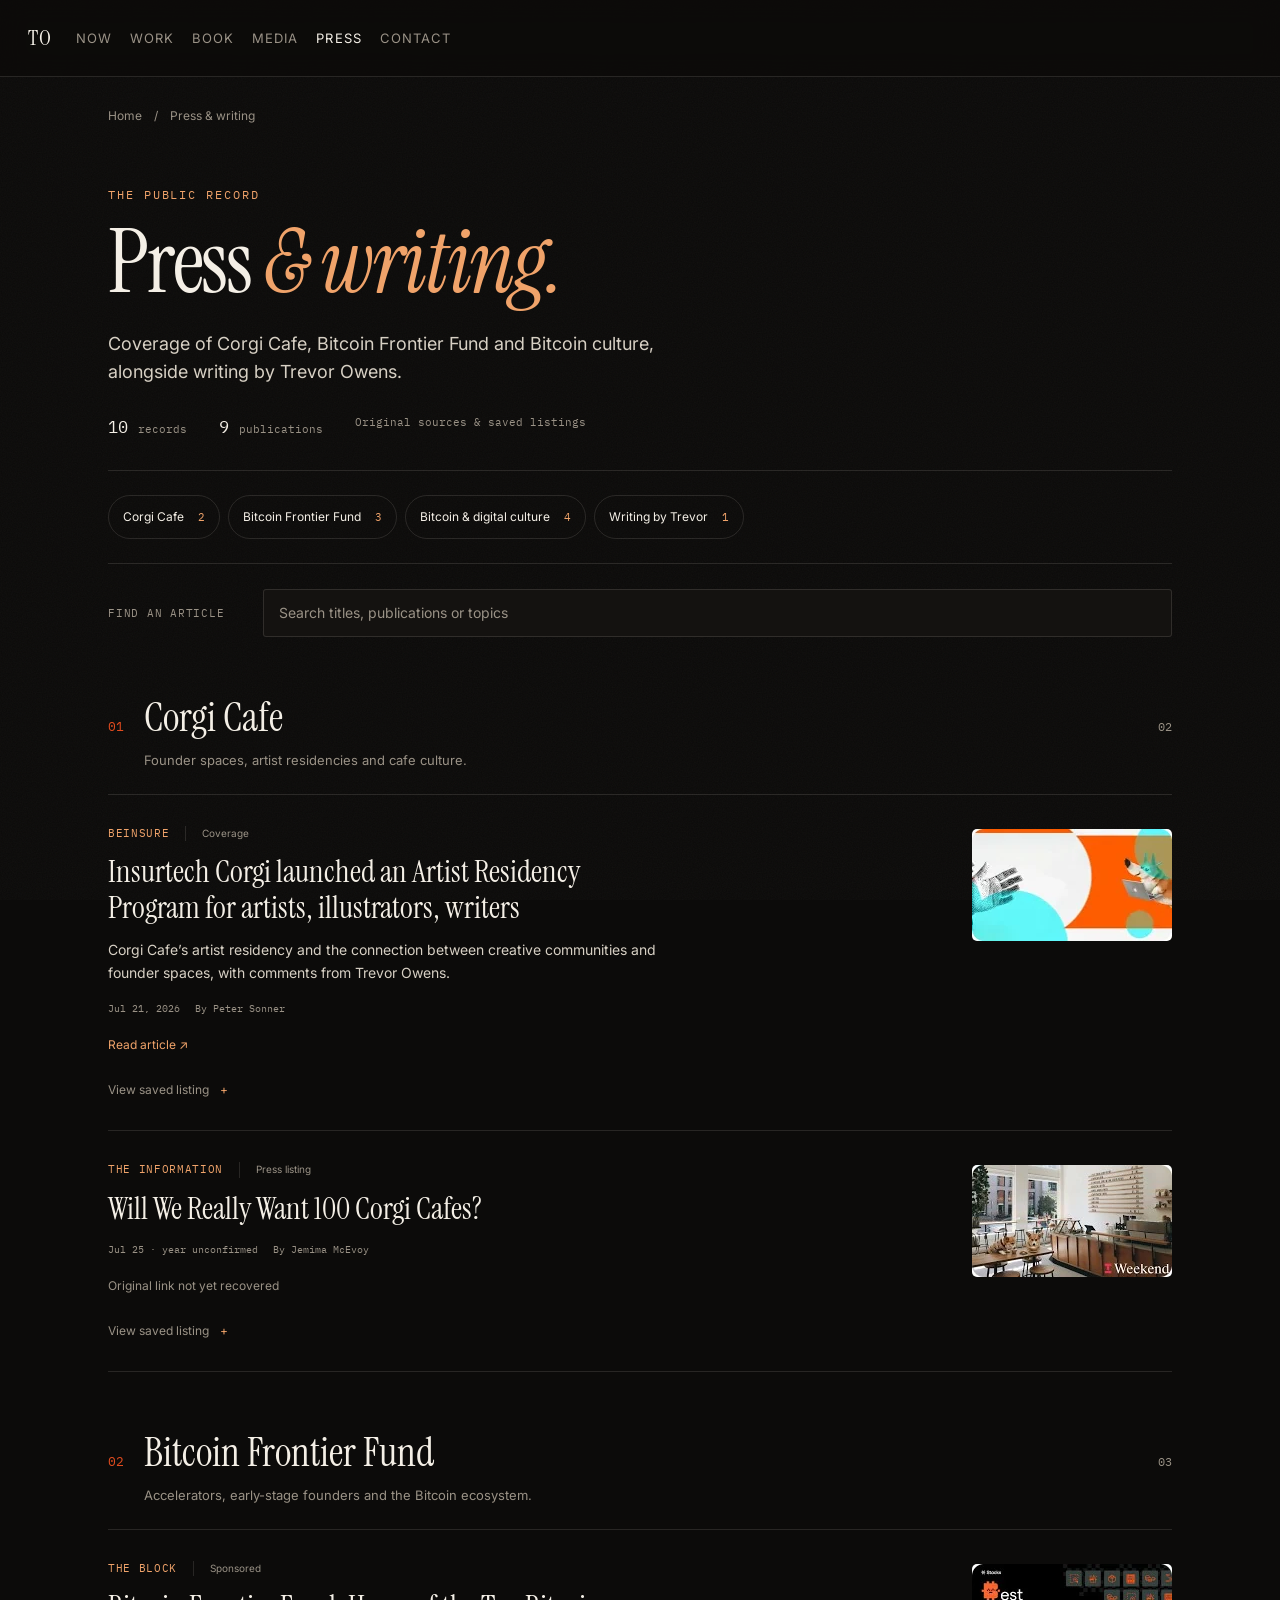
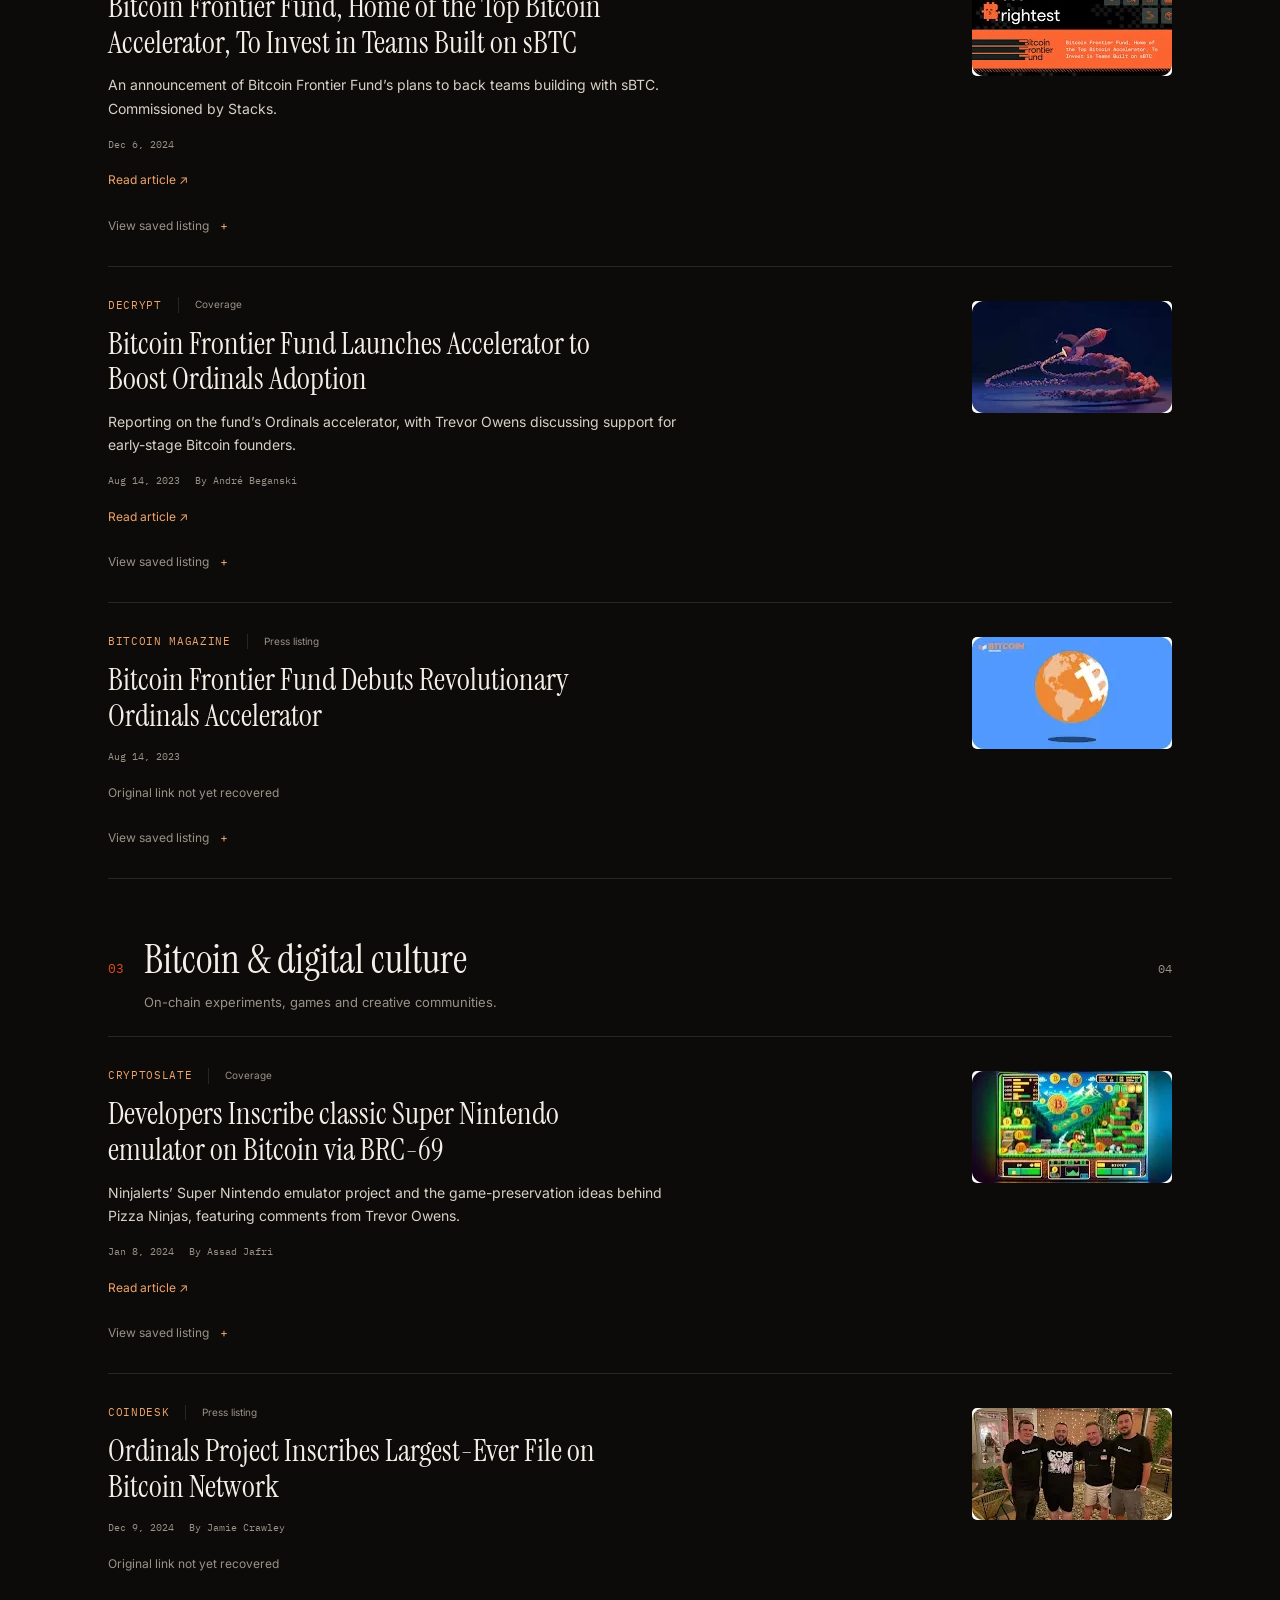
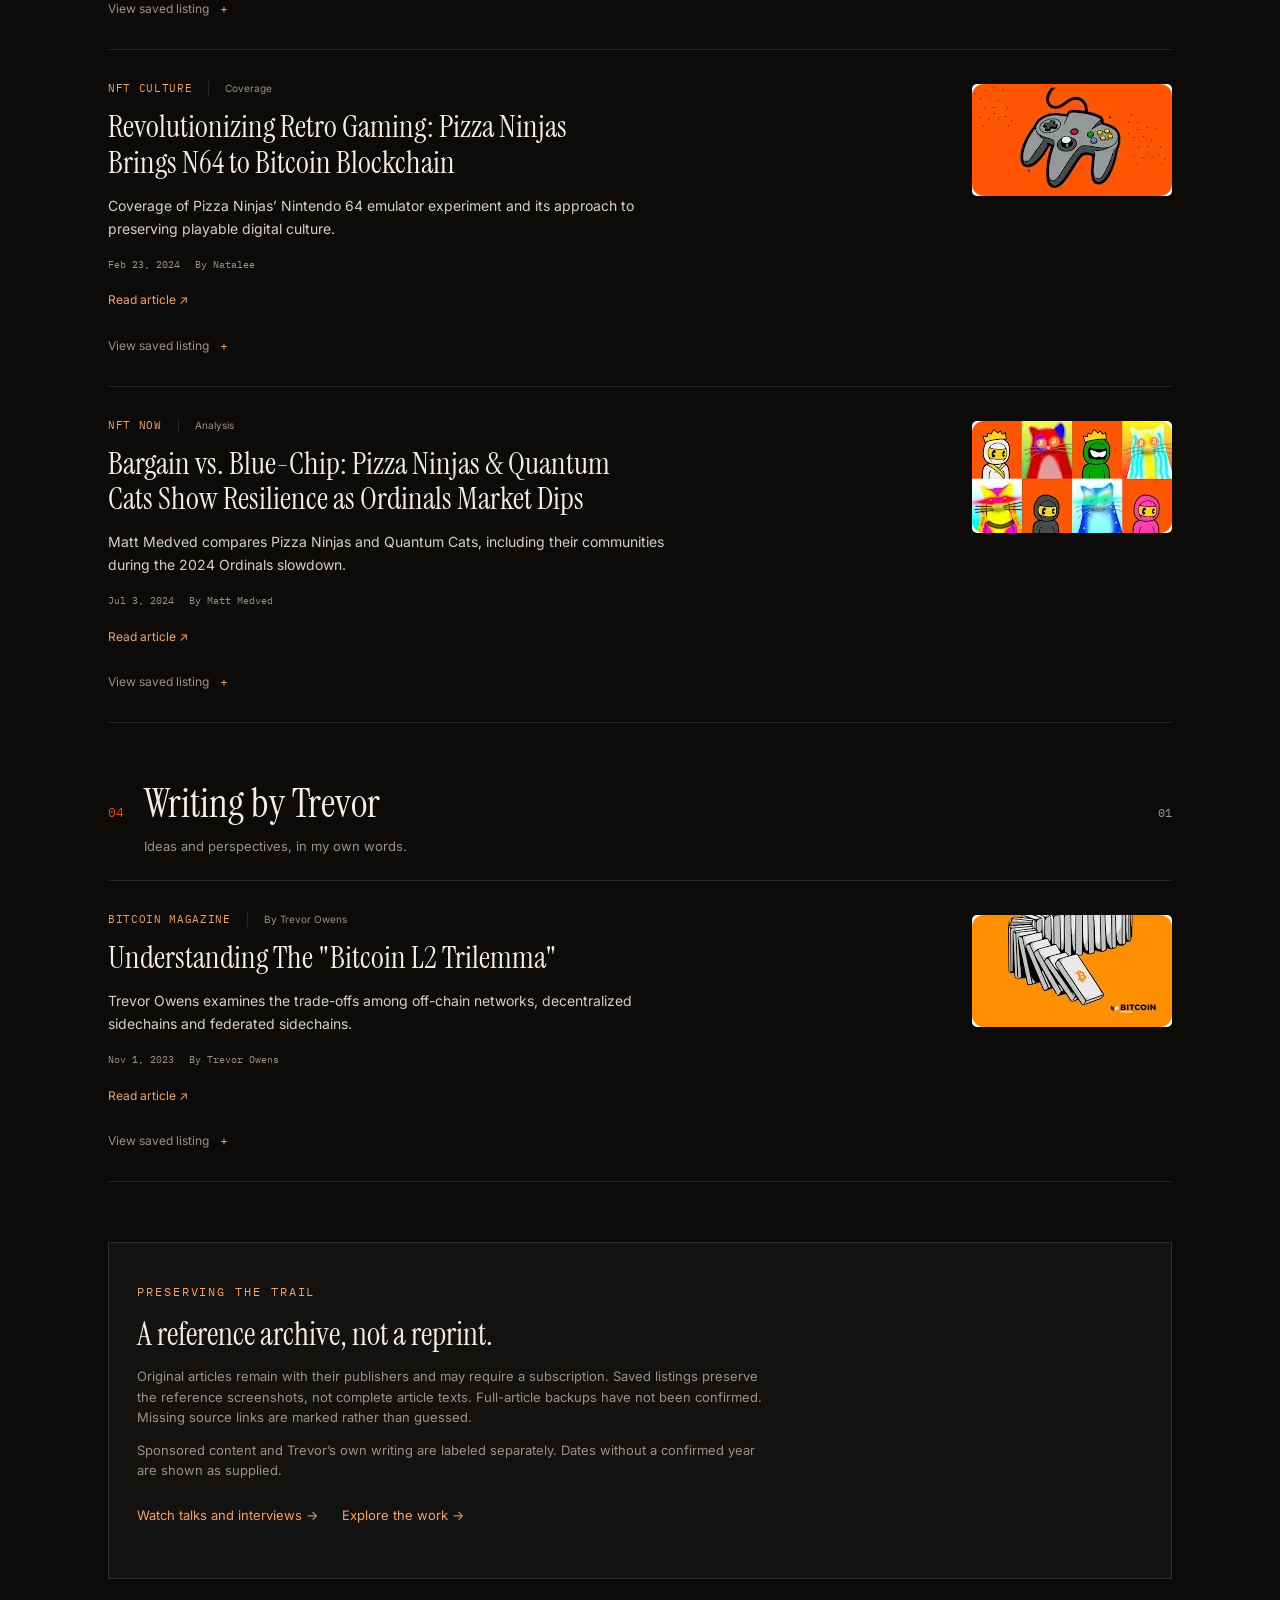
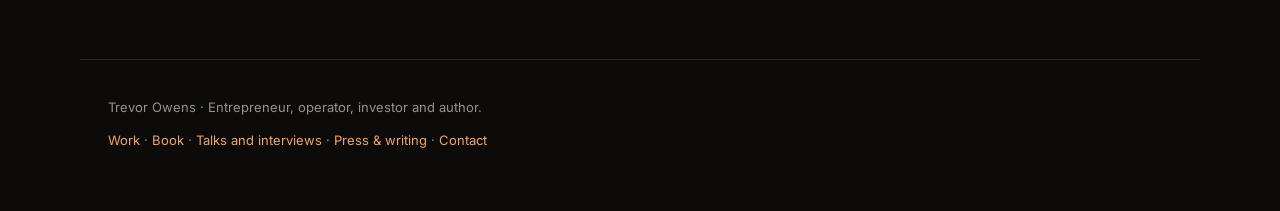
<file: press/index.html>
<!DOCTYPE html>
<html lang="en">
<head><meta charset="UTF-8" />
<meta name="viewport" content="width=device-width, initial-scale=1" />
<meta name="referrer" content="strict-origin-when-cross-origin" />
<title>Trevor Owens | Press, Coverage &amp; Writing</title>
<meta name="description" content="Press coverage and writing on Corgi Cafe, Bitcoin Frontier Fund, Pizza Ninjas and Bitcoin culture. Browse original sources and preserved reference listings." />
<meta name="author" content="Trevor Owens" />
<meta name="robots" content="max-image-preview:large" />
<meta name="theme-color" content="#0c0b0a" />
<meta name="color-scheme" content="dark" />
<link rel="canonical" href="https://www.trevorowens.com/press/" />
<meta property="og:type" content="website" />
<meta property="og:site_name" content="Trevor Owens" />
<meta property="og:locale" content="en_US" />
<meta property="og:url" content="https://www.trevorowens.com/press/" />
<meta property="og:title" content="Trevor Owens | Press, Coverage &amp; Writing" />
<meta property="og:description" content="Press coverage and writing on Corgi Cafe, Bitcoin Frontier Fund, Pizza Ninjas and Bitcoin culture. Browse original sources and preserved reference listings." />
<meta property="og:image" content="https://www.trevorowens.com/media/trevor-owens-social.png" />
<meta property="og:image:width" content="1200" />
<meta property="og:image:height" content="630" />
<meta property="og:image:alt" content="Trevor Owens: entrepreneur, investor and author. Systems. Places. Communities." />
<meta name="twitter:card" content="summary_large_image" />
<meta name="twitter:site" content="@TO" />
<meta name="twitter:creator" content="@TO" />
<meta name="twitter:title" content="Trevor Owens | Press, Coverage &amp; Writing" />
<meta name="twitter:description" content="Press coverage and writing on Corgi Cafe, Bitcoin Frontier Fund, Pizza Ninjas and Bitcoin culture. Browse original sources and preserved reference listings." />
<meta name="twitter:image" content="https://www.trevorowens.com/media/trevor-owens-social.png" />
<meta name="twitter:image:alt" content="Trevor Owens: entrepreneur, investor and author." />
<link rel="icon" href="../favicon.ico" sizes="16x16 32x32 48x48" />
<link rel="icon" href="../favicon.svg" type="image/svg+xml" sizes="any" />
<link rel="icon" href="../favicon-48.png" type="image/png" sizes="48x48" />
<link rel="apple-touch-icon" href="../apple-touch-icon.png" sizes="180x180" />
<link rel="preconnect" href="https://fonts.googleapis.com" />
<link rel="preconnect" href="https://fonts.gstatic.com" crossorigin />
<link href="https://fonts.googleapis.com/css2?family=Instrument+Serif:ital@0;1&amp;family=IBM+Plex+Mono:wght@400&amp;family=Inter:wght@400;500&amp;display=swap" rel="stylesheet" />
<link rel="stylesheet" href="../styles.css?v=20260910-style-1" />
<script type="application/ld+json">{
  "@context": "https://schema.org",
  "@graph": [
    {
      "@type": "CollectionPage",
      "@id": "https://www.trevorowens.com/press/#page",
      "url": "https://www.trevorowens.com/press/",
      "name": "Trevor Owens | Press, Coverage & Writing",
      "description": "Press coverage and writing on Corgi Cafe, Bitcoin Frontier Fund, Pizza Ninjas and Bitcoin culture. Browse original sources and preserved reference listings.",
      "inLanguage": "en",
      "mainEntity": {
        "@id": "https://www.trevorowens.com/press/#articles"
      },
      "breadcrumb": {
        "@id": "https://www.trevorowens.com/press/#breadcrumbs"
      }
    },
    {
      "@type": "ItemList",
      "@id": "https://www.trevorowens.com/press/#articles",
      "numberOfItems": 10,
      "itemListElement": [
        {
          "@type": "ListItem",
          "position": 1,
          "item": {
            "@type": "CreativeWork",
            "@id": "https://www.trevorowens.com/press/#corgi-artist-residency",
            "name": "Insurtech Corgi launched an Artist Residency Program for artists, illustrators, writers",
            "url": "https://beinsure.com/news/corgi-launched-an-artist-residency-program/",
            "publisher": {
              "@type": "Organization",
              "name": "Beinsure"
            },
            "genre": "Coverage",
            "datePublished": "2026-07-21",
            "author": {
              "@type": "Person",
              "name": "Peter Sonner"
            },
            "description": "Corgi Cafe’s artist residency and the connection between creative communities and founder spaces, with comments from Trevor Owens."
          }
        },
        {
          "@type": "ListItem",
          "position": 2,
          "item": {
            "@type": "CreativeWork",
            "@id": "https://www.trevorowens.com/press/#corgi-100-cafes",
            "name": "Will We Really Want 100 Corgi Cafes?",
            "url": "https://www.trevorowens.com/press/#corgi-100-cafes",
            "publisher": {
              "@type": "Organization",
              "name": "The Information"
            },
            "genre": "Press listing",
            "author": {
              "@type": "Person",
              "name": "Jemima McEvoy"
            }
          }
        },
        {
          "@type": "ListItem",
          "position": 3,
          "item": {
            "@type": "CreativeWork",
            "@id": "https://www.trevorowens.com/press/#bff-sbtc",
            "name": "Bitcoin Frontier Fund, Home of the Top Bitcoin Accelerator, To Invest in Teams Built on sBTC",
            "url": "https://www.theblock.co/news/sponsored/2024-12-06-bitcoin-frontier-fund-home-of-the-top-bitcoin-accelerator-to-invest-in-teams-built-on-sbtc-328240",
            "publisher": {
              "@type": "Organization",
              "name": "The Block"
            },
            "genre": "Sponsored",
            "datePublished": "2024-12-06",
            "description": "An announcement of Bitcoin Frontier Fund’s plans to back teams building with sBTC. Commissioned by Stacks."
          }
        },
        {
          "@type": "ListItem",
          "position": 4,
          "item": {
            "@type": "CreativeWork",
            "@id": "https://www.trevorowens.com/press/#bff-ordinals-decrypt",
            "name": "Bitcoin Frontier Fund Launches Accelerator to Boost Ordinals Adoption",
            "url": "https://decrypt.co/152406/bitcoin-frontier-fund-launches-accelerator-to-boost-ordinals-adoption",
            "publisher": {
              "@type": "Organization",
              "name": "Decrypt"
            },
            "genre": "Coverage",
            "datePublished": "2023-08-14",
            "author": {
              "@type": "Person",
              "name": "André Beganski"
            },
            "description": "Reporting on the fund’s Ordinals accelerator, with Trevor Owens discussing support for early-stage Bitcoin founders."
          }
        },
        {
          "@type": "ListItem",
          "position": 5,
          "item": {
            "@type": "CreativeWork",
            "@id": "https://www.trevorowens.com/press/#bitcoin-l2-trilemma",
            "name": "Understanding The \"Bitcoin L2 Trilemma\"",
            "url": "https://bitcoinmagazine.com/technical/understanding-the-bitcoin-l2-trilemma",
            "publisher": {
              "@type": "Organization",
              "name": "Bitcoin Magazine"
            },
            "genre": "By Trevor Owens",
            "datePublished": "2023-11-01",
            "author": {
              "@type": "Person",
              "name": "Trevor Owens"
            },
            "description": "Trevor Owens examines the trade-offs among off-chain networks, decentralized sidechains and federated sidechains."
          }
        },
        {
          "@type": "ListItem",
          "position": 6,
          "item": {
            "@type": "CreativeWork",
            "@id": "https://www.trevorowens.com/press/#ninjalerts-snes",
            "name": "Developers Inscribe classic Super Nintendo emulator on Bitcoin via BRC-69",
            "url": "https://cryptoslate.com/developers-inscribe-classic-super-nintendo-emulator-on-bitcoin-via-brc-69/",
            "publisher": {
              "@type": "Organization",
              "name": "CryptoSlate"
            },
            "genre": "Coverage",
            "datePublished": "2024-01-08",
            "author": {
              "@type": "Person",
              "name": "Assad Jafri"
            },
            "description": "Ninjalerts’ Super Nintendo emulator project and the game-preservation ideas behind Pizza Ninjas, featuring comments from Trevor Owens."
          }
        },
        {
          "@type": "ListItem",
          "position": 7,
          "item": {
            "@type": "CreativeWork",
            "@id": "https://www.trevorowens.com/press/#bff-ordinals-bitcoin-magazine",
            "name": "Bitcoin Frontier Fund Debuts Revolutionary Ordinals Accelerator",
            "url": "https://www.trevorowens.com/press/#bff-ordinals-bitcoin-magazine",
            "publisher": {
              "@type": "Organization",
              "name": "Bitcoin Magazine"
            },
            "genre": "Press listing",
            "datePublished": "2023-08-14"
          }
        },
        {
          "@type": "ListItem",
          "position": 8,
          "item": {
            "@type": "CreativeWork",
            "@id": "https://www.trevorowens.com/press/#ordinals-largest-file",
            "name": "Ordinals Project Inscribes Largest-Ever File on Bitcoin Network",
            "url": "https://www.trevorowens.com/press/#ordinals-largest-file",
            "publisher": {
              "@type": "Organization",
              "name": "CoinDesk"
            },
            "genre": "Press listing",
            "datePublished": "2024-12-09",
            "author": {
              "@type": "Person",
              "name": "Jamie Crawley"
            }
          }
        },
        {
          "@type": "ListItem",
          "position": 9,
          "item": {
            "@type": "CreativeWork",
            "@id": "https://www.trevorowens.com/press/#pizza-ninjas-n64",
            "name": "Revolutionizing Retro Gaming: Pizza Ninjas Brings N64 to Bitcoin Blockchain",
            "url": "https://www.nftculture.com/nft-news/revolutionizing-retro-gaming-pizza-ninjas-brings-n64-to-bitcoin-blockchain/",
            "publisher": {
              "@type": "Organization",
              "name": "NFT Culture"
            },
            "genre": "Coverage",
            "datePublished": "2024-02-23",
            "author": {
              "@type": "Person",
              "name": "Natalee"
            },
            "description": "Coverage of Pizza Ninjas’ Nintendo 64 emulator experiment and its approach to preserving playable digital culture."
          }
        },
        {
          "@type": "ListItem",
          "position": 10,
          "item": {
            "@type": "CreativeWork",
            "@id": "https://www.trevorowens.com/press/#pizza-ninjas-quantum-cats",
            "name": "Bargain vs. Blue-Chip: Pizza Ninjas & Quantum Cats Show Resilience as Ordinals Market Dips",
            "url": "https://nftnow.com/collectibles/bargain-vs-blue-chip-quantum-cats-pizza-ninjas-ordinals/",
            "publisher": {
              "@type": "Organization",
              "name": "NFT Now"
            },
            "genre": "Analysis",
            "datePublished": "2024-07-03",
            "author": {
              "@type": "Person",
              "name": "Matt Medved"
            },
            "description": "Matt Medved compares Pizza Ninjas and Quantum Cats, including their communities during the 2024 Ordinals slowdown."
          }
        }
      ]
    },
    {
      "@type": "BreadcrumbList",
      "@id": "https://www.trevorowens.com/press/#breadcrumbs",
      "itemListElement": [
        {
          "@type": "ListItem",
          "position": 1,
          "name": "Home",
          "item": "https://www.trevorowens.com/"
        },
        {
          "@type": "ListItem",
          "position": 2,
          "name": "Press & writing",
          "item": "https://www.trevorowens.com/press/"
        }
      ]
    }
  ]
}</script></head>
<body class="press-page">
<a class="skip-link" href="#top">Skip to content</a>
<div class="noise" aria-hidden="true"></div>
<header class="nav">
<a class="nav-mark" href="../index.html" aria-label="Trevor Owens, homepage">TO</a>
<nav class="nav-links" aria-label="Main navigation">
<a href="../index.html#now">Now</a><a href="../index.html#work">Work</a><a href="../index.html#book">Book</a><a href="../index.html#media">Media</a><a href="index.html" aria-current="page">Press</a><a href="../index.html#contact">Contact</a>
</nav>
</header>
<main class="press-main" id="top" tabindex="-1">
<nav class="press-breadcrumb" aria-label="Breadcrumb"><a href="../index.html">Home</a><span aria-hidden="true">/</span><span aria-current="page">Press &amp; writing</span></nav>
<section class="press-intro" aria-labelledby="press-title">
<p class="eyebrow">The public record</p>
<h1 id="press-title">Press <em>&amp; writing.</em></h1>
<p class="lede">Coverage of Corgi Cafe, Bitcoin Frontier Fund and Bitcoin culture, alongside writing by Trevor Owens.</p>
<div class="press-overview"><span><strong>10</strong> records</span><span><strong>9</strong> publications</span><span>Original sources &amp; saved listings</span></div>
</section>
<nav class="press-jumps" aria-label="Press topics"><a href="#corgi">Corgi Cafe <span>2</span></a><a href="#fund">Bitcoin Frontier Fund <span>3</span></a><a href="#culture">Bitcoin &amp; digital culture <span>4</span></a><a href="#writing">Writing by Trevor <span>1</span></a></nav>
<div class="press-search" id="press-search" hidden>
<label for="press-query">Find an article</label>
<div class="press-search-controls"><input type="search" id="press-query" placeholder="Search titles, publications or topics" autocomplete="off" aria-controls="press-records"/><button id="press-clear" type="button" hidden>Clear</button></div>
<p class="sr-only" id="press-status" role="status" aria-live="polite">Showing all 10 records.</p>
</div>
<div id="press-records"><section class="press-group" id="corgi" data-press-group aria-labelledby="heading-corgi">
<div class="press-group-head"><span class="idx">01</span><div><h2 id="heading-corgi">Corgi Cafe</h2><p>Founder spaces, artist residencies and cafe culture.</p></div><span class="press-group-count" aria-label="2 records">02</span></div>
<div class="press-entries"><article class="press-entry" id="corgi-artist-residency" aria-labelledby="title-corgi-artist-residency" data-press-record="corgi-artist-residency">
  <div class="press-entry-grid">
    <div class="press-entry-copy">
      <p class="press-kicker"><span class="press-publisher">Beinsure</span><span class="press-type">Coverage</span></p>
      <h3 id="title-corgi-artist-residency"><a data-event="press_click" data-label="corgi-artist-residency" href="https://beinsure.com/news/corgi-launched-an-artist-residency-program/" target="_blank" rel="noopener">Insurtech Corgi launched an Artist Residency Program for artists, illustrators, writers</a></h3>
      <p class="press-description">Corgi Cafe’s artist residency and the connection between creative communities and founder spaces, with comments from Trevor Owens.</p>
      <p class="press-meta"><time datetime="2026-07-21">Jul 21, 2026</time><span>By Peter Sonner</span></p>
      <div class="press-actions"><a class="press-read" data-event="press_click" data-label="corgi-artist-residency" href="https://beinsure.com/news/corgi-launched-an-artist-residency-program/" target="_blank" rel="noopener">Read article ↗</a></div>
    </div>
    <img class="press-thumb" src="../media/press/corgi-artist-residency.webp" alt="" width="200" height="112" loading="lazy" decoding="async" />
  </div>
  <details class="press-evidence">
    <summary>View saved listing<span aria-hidden="true"> +</span></summary>
    <div class="press-evidence-body">
      <p class="fine">Preserved from the supplied reference screenshot. This is the article listing, not the full article.</p>
      <img src="../media/press/listings/corgi-artist-residency.webp" alt="Saved reference listing: Insurtech Corgi launched an Artist Residency Program for artists, illustrators, writers" width="717" height="155" loading="lazy" decoding="async" />
      <div class="press-history"><a href="https://web.archive.org/web/*/https://beinsure.com/news/corgi-launched-an-artist-residency-program/" target="_blank" rel="noopener">Check Wayback history ↗</a><span class="fine">A history lookup, not a verified article backup.</span></div>
    </div>
  </details>
</article>
<article class="press-entry" id="corgi-100-cafes" aria-labelledby="title-corgi-100-cafes" data-press-record="corgi-100-cafes">
  <div class="press-entry-grid">
    <div class="press-entry-copy">
      <p class="press-kicker"><span class="press-publisher">The Information</span><span class="press-type">Press listing</span></p>
      <h3 id="title-corgi-100-cafes">Will We Really Want 100 Corgi Cafes?</h3>

      <p class="press-meta"><span>Jul 25 · year unconfirmed</span><span>By Jemima McEvoy</span></p>
      <div class="press-actions"><span class="press-pending">Original link not yet recovered</span></div>
    </div>
    <img class="press-thumb" src="../media/press/corgi-100-cafes.webp" alt="" width="200" height="112" loading="lazy" decoding="async" />
  </div>
  <details class="press-evidence">
    <summary>View saved listing<span aria-hidden="true"> +</span></summary>
    <div class="press-evidence-body">
      <p class="fine">Preserved from the supplied reference screenshot. This is the article listing, not the full article.</p>
      <img src="../media/press/listings/corgi-100-cafes.webp" alt="Saved reference listing: Will We Really Want 100 Corgi Cafes?" width="717" height="157" loading="lazy" decoding="async" />
      <div class="press-history"></div>
    </div>
  </details>
</article></div></section>
<section class="press-group" id="fund" data-press-group aria-labelledby="heading-fund">
<div class="press-group-head"><span class="idx">02</span><div><h2 id="heading-fund">Bitcoin Frontier Fund</h2><p>Accelerators, early-stage founders and the Bitcoin ecosystem.</p></div><span class="press-group-count" aria-label="3 records">03</span></div>
<div class="press-entries"><article class="press-entry" id="bff-sbtc" aria-labelledby="title-bff-sbtc" data-press-record="bff-sbtc">
  <div class="press-entry-grid">
    <div class="press-entry-copy">
      <p class="press-kicker"><span class="press-publisher">The Block</span><span class="press-type">Sponsored</span></p>
      <h3 id="title-bff-sbtc"><a data-event="press_click" data-label="bff-sbtc" href="https://www.theblock.co/news/sponsored/2024-12-06-bitcoin-frontier-fund-home-of-the-top-bitcoin-accelerator-to-invest-in-teams-built-on-sbtc-328240" target="_blank" rel="noopener">Bitcoin Frontier Fund, Home of the Top Bitcoin Accelerator, To Invest in Teams Built on sBTC</a></h3>
      <p class="press-description">An announcement of Bitcoin Frontier Fund’s plans to back teams building with sBTC. Commissioned by Stacks.</p>
      <p class="press-meta"><time datetime="2024-12-06">Dec 6, 2024</time></p>
      <div class="press-actions"><a class="press-read" data-event="press_click" data-label="bff-sbtc" href="https://www.theblock.co/news/sponsored/2024-12-06-bitcoin-frontier-fund-home-of-the-top-bitcoin-accelerator-to-invest-in-teams-built-on-sbtc-328240" target="_blank" rel="noopener">Read article ↗</a></div>
    </div>
    <img class="press-thumb" src="../media/press/bff-sbtc.webp" alt="" width="200" height="112" loading="lazy" decoding="async" />
  </div>
  <details class="press-evidence">
    <summary>View saved listing<span aria-hidden="true"> +</span></summary>
    <div class="press-evidence-body">
      <p class="fine">Preserved from the supplied reference screenshot. This is the article listing, not the full article.</p>
      <img src="../media/press/listings/bff-sbtc.webp" alt="Saved reference listing: Bitcoin Frontier Fund, Home of the Top Bitcoin Accelerator, To Invest in Teams Built on sBTC" width="717" height="155" loading="lazy" decoding="async" />
      <div class="press-history"><a href="https://web.archive.org/web/*/https://www.theblock.co/news/sponsored/2024-12-06-bitcoin-frontier-fund-home-of-the-top-bitcoin-accelerator-to-invest-in-teams-built-on-sbtc-328240" target="_blank" rel="noopener">Check Wayback history ↗</a><span class="fine">A history lookup, not a verified article backup.</span></div>
    </div>
  </details>
</article>
<article class="press-entry" id="bff-ordinals-decrypt" aria-labelledby="title-bff-ordinals-decrypt" data-press-record="bff-ordinals-decrypt">
  <div class="press-entry-grid">
    <div class="press-entry-copy">
      <p class="press-kicker"><span class="press-publisher">Decrypt</span><span class="press-type">Coverage</span></p>
      <h3 id="title-bff-ordinals-decrypt"><a data-event="press_click" data-label="bff-ordinals-decrypt" href="https://decrypt.co/152406/bitcoin-frontier-fund-launches-accelerator-to-boost-ordinals-adoption" target="_blank" rel="noopener">Bitcoin Frontier Fund Launches Accelerator to Boost Ordinals Adoption</a></h3>
      <p class="press-description">Reporting on the fund’s Ordinals accelerator, with Trevor Owens discussing support for early-stage Bitcoin founders.</p>
      <p class="press-meta"><time datetime="2023-08-14">Aug 14, 2023</time><span>By André Beganski</span></p>
      <div class="press-actions"><a class="press-read" data-event="press_click" data-label="bff-ordinals-decrypt" href="https://decrypt.co/152406/bitcoin-frontier-fund-launches-accelerator-to-boost-ordinals-adoption" target="_blank" rel="noopener">Read article ↗</a></div>
    </div>
    <img class="press-thumb" src="../media/press/bff-ordinals-decrypt.webp" alt="" width="200" height="112" loading="lazy" decoding="async" />
  </div>
  <details class="press-evidence">
    <summary>View saved listing<span aria-hidden="true"> +</span></summary>
    <div class="press-evidence-body">
      <p class="fine">Preserved from the supplied reference screenshot. This is the article listing, not the full article.</p>
      <img src="../media/press/listings/bff-ordinals-decrypt.webp" alt="Saved reference listing: Bitcoin Frontier Fund Launches Accelerator to Boost Ordinals Adoption" width="717" height="157" loading="lazy" decoding="async" />
      <div class="press-history"><a href="https://web.archive.org/web/*/https://decrypt.co/152406/bitcoin-frontier-fund-launches-accelerator-to-boost-ordinals-adoption" target="_blank" rel="noopener">Check Wayback history ↗</a><span class="fine">A history lookup, not a verified article backup.</span></div>
    </div>
  </details>
</article>
<article class="press-entry" id="bff-ordinals-bitcoin-magazine" aria-labelledby="title-bff-ordinals-bitcoin-magazine" data-press-record="bff-ordinals-bitcoin-magazine">
  <div class="press-entry-grid">
    <div class="press-entry-copy">
      <p class="press-kicker"><span class="press-publisher">Bitcoin Magazine</span><span class="press-type">Press listing</span></p>
      <h3 id="title-bff-ordinals-bitcoin-magazine">Bitcoin Frontier Fund Debuts Revolutionary Ordinals Accelerator</h3>

      <p class="press-meta"><time datetime="2023-08-14">Aug 14, 2023</time></p>
      <div class="press-actions"><span class="press-pending">Original link not yet recovered</span></div>
    </div>
    <img class="press-thumb" src="../media/press/bff-ordinals-bitcoin-magazine.webp" alt="" width="200" height="112" loading="lazy" decoding="async" />
  </div>
  <details class="press-evidence">
    <summary>View saved listing<span aria-hidden="true"> +</span></summary>
    <div class="press-evidence-body">
      <p class="fine">Preserved from the supplied reference screenshot. This is the article listing, not the full article.</p>
      <img src="../media/press/listings/bff-ordinals-bitcoin-magazine.webp" alt="Saved reference listing: Bitcoin Frontier Fund Debuts Revolutionary Ordinals Accelerator" width="717" height="156" loading="lazy" decoding="async" />
      <div class="press-history"></div>
    </div>
  </details>
</article></div></section>
<section class="press-group" id="culture" data-press-group aria-labelledby="heading-culture">
<div class="press-group-head"><span class="idx">03</span><div><h2 id="heading-culture">Bitcoin &amp; digital culture</h2><p>On-chain experiments, games and creative communities.</p></div><span class="press-group-count" aria-label="4 records">04</span></div>
<div class="press-entries"><article class="press-entry" id="ninjalerts-snes" aria-labelledby="title-ninjalerts-snes" data-press-record="ninjalerts-snes">
  <div class="press-entry-grid">
    <div class="press-entry-copy">
      <p class="press-kicker"><span class="press-publisher">CryptoSlate</span><span class="press-type">Coverage</span></p>
      <h3 id="title-ninjalerts-snes"><a data-event="press_click" data-label="ninjalerts-snes" href="https://cryptoslate.com/developers-inscribe-classic-super-nintendo-emulator-on-bitcoin-via-brc-69/" target="_blank" rel="noopener">Developers Inscribe classic Super Nintendo emulator on Bitcoin via BRC-69</a></h3>
      <p class="press-description">Ninjalerts’ Super Nintendo emulator project and the game-preservation ideas behind Pizza Ninjas, featuring comments from Trevor Owens.</p>
      <p class="press-meta"><time datetime="2024-01-08">Jan 8, 2024</time><span>By Assad Jafri</span></p>
      <div class="press-actions"><a class="press-read" data-event="press_click" data-label="ninjalerts-snes" href="https://cryptoslate.com/developers-inscribe-classic-super-nintendo-emulator-on-bitcoin-via-brc-69/" target="_blank" rel="noopener">Read article ↗</a></div>
    </div>
    <img class="press-thumb" src="../media/press/ninjalerts-snes.webp" alt="" width="200" height="112" loading="lazy" decoding="async" />
  </div>
  <details class="press-evidence">
    <summary>View saved listing<span aria-hidden="true"> +</span></summary>
    <div class="press-evidence-body">
      <p class="fine">Preserved from the supplied reference screenshot. This is the article listing, not the full article.</p>
      <img src="../media/press/listings/ninjalerts-snes.webp" alt="Saved reference listing: Developers Inscribe classic Super Nintendo emulator on Bitcoin via BRC-69" width="717" height="156" loading="lazy" decoding="async" />
      <div class="press-history"><a href="https://web.archive.org/web/*/https://cryptoslate.com/developers-inscribe-classic-super-nintendo-emulator-on-bitcoin-via-brc-69/" target="_blank" rel="noopener">Check Wayback history ↗</a><span class="fine">A history lookup, not a verified article backup.</span></div>
    </div>
  </details>
</article>
<article class="press-entry" id="ordinals-largest-file" aria-labelledby="title-ordinals-largest-file" data-press-record="ordinals-largest-file">
  <div class="press-entry-grid">
    <div class="press-entry-copy">
      <p class="press-kicker"><span class="press-publisher">CoinDesk</span><span class="press-type">Press listing</span></p>
      <h3 id="title-ordinals-largest-file">Ordinals Project Inscribes Largest-Ever File on Bitcoin Network</h3>

      <p class="press-meta"><time datetime="2024-12-09">Dec 9, 2024</time><span>By Jamie Crawley</span></p>
      <div class="press-actions"><span class="press-pending">Original link not yet recovered</span></div>
    </div>
    <img class="press-thumb" src="../media/press/ordinals-largest-file.webp" alt="" width="200" height="112" loading="lazy" decoding="async" />
  </div>
  <details class="press-evidence">
    <summary>View saved listing<span aria-hidden="true"> +</span></summary>
    <div class="press-evidence-body">
      <p class="fine">Preserved from the supplied reference screenshot. This is the article listing, not the full article.</p>
      <img src="../media/press/listings/ordinals-largest-file.webp" alt="Saved reference listing: Ordinals Project Inscribes Largest-Ever File on Bitcoin Network" width="717" height="159" loading="lazy" decoding="async" />
      <div class="press-history"></div>
    </div>
  </details>
</article>
<article class="press-entry" id="pizza-ninjas-n64" aria-labelledby="title-pizza-ninjas-n64" data-press-record="pizza-ninjas-n64">
  <div class="press-entry-grid">
    <div class="press-entry-copy">
      <p class="press-kicker"><span class="press-publisher">NFT Culture</span><span class="press-type">Coverage</span></p>
      <h3 id="title-pizza-ninjas-n64"><a data-event="press_click" data-label="pizza-ninjas-n64" href="https://www.nftculture.com/nft-news/revolutionizing-retro-gaming-pizza-ninjas-brings-n64-to-bitcoin-blockchain/" target="_blank" rel="noopener">Revolutionizing Retro Gaming: Pizza Ninjas Brings N64 to Bitcoin Blockchain</a></h3>
      <p class="press-description">Coverage of Pizza Ninjas’ Nintendo 64 emulator experiment and its approach to preserving playable digital culture.</p>
      <p class="press-meta"><time datetime="2024-02-23">Feb 23, 2024</time><span>By Natalee</span></p>
      <div class="press-actions"><a class="press-read" data-event="press_click" data-label="pizza-ninjas-n64" href="https://www.nftculture.com/nft-news/revolutionizing-retro-gaming-pizza-ninjas-brings-n64-to-bitcoin-blockchain/" target="_blank" rel="noopener">Read article ↗</a></div>
    </div>
    <img class="press-thumb" src="../media/press/pizza-ninjas-n64.webp" alt="" width="200" height="112" loading="lazy" decoding="async" />
  </div>
  <details class="press-evidence">
    <summary>View saved listing<span aria-hidden="true"> +</span></summary>
    <div class="press-evidence-body">
      <p class="fine">Preserved from the supplied reference screenshot. This is the article listing, not the full article.</p>
      <img src="../media/press/listings/pizza-ninjas-n64.webp" alt="Saved reference listing: Revolutionizing Retro Gaming: Pizza Ninjas Brings N64 to Bitcoin Blockchain" width="717" height="155" loading="lazy" decoding="async" />
      <div class="press-history"><a href="https://web.archive.org/web/*/https://www.nftculture.com/nft-news/revolutionizing-retro-gaming-pizza-ninjas-brings-n64-to-bitcoin-blockchain/" target="_blank" rel="noopener">Check Wayback history ↗</a><span class="fine">A history lookup, not a verified article backup.</span></div>
    </div>
  </details>
</article>
<article class="press-entry" id="pizza-ninjas-quantum-cats" aria-labelledby="title-pizza-ninjas-quantum-cats" data-press-record="pizza-ninjas-quantum-cats">
  <div class="press-entry-grid">
    <div class="press-entry-copy">
      <p class="press-kicker"><span class="press-publisher">NFT Now</span><span class="press-type">Analysis</span></p>
      <h3 id="title-pizza-ninjas-quantum-cats"><a data-event="press_click" data-label="pizza-ninjas-quantum-cats" href="https://nftnow.com/collectibles/bargain-vs-blue-chip-quantum-cats-pizza-ninjas-ordinals/" target="_blank" rel="noopener">Bargain vs. Blue-Chip: Pizza Ninjas &amp; Quantum Cats Show Resilience as Ordinals Market Dips</a></h3>
      <p class="press-description">Matt Medved compares Pizza Ninjas and Quantum Cats, including their communities during the 2024 Ordinals slowdown.</p>
      <p class="press-meta"><time datetime="2024-07-03">Jul 3, 2024</time><span>By Matt Medved</span></p>
      <div class="press-actions"><a class="press-read" data-event="press_click" data-label="pizza-ninjas-quantum-cats" href="https://nftnow.com/collectibles/bargain-vs-blue-chip-quantum-cats-pizza-ninjas-ordinals/" target="_blank" rel="noopener">Read article ↗</a></div>
    </div>
    <img class="press-thumb" src="../media/press/pizza-ninjas-quantum-cats.webp" alt="" width="200" height="112" loading="lazy" decoding="async" />
  </div>
  <details class="press-evidence">
    <summary>View saved listing<span aria-hidden="true"> +</span></summary>
    <div class="press-evidence-body">
      <p class="fine">Preserved from the supplied reference screenshot. This is the article listing, not the full article.</p>
      <img src="../media/press/listings/pizza-ninjas-quantum-cats.webp" alt="Saved reference listing: Bargain vs. Blue-Chip: Pizza Ninjas &amp; Quantum Cats Show Resilience as Ordinals Market Dips" width="717" height="157" loading="lazy" decoding="async" />
      <div class="press-history"><a href="https://web.archive.org/web/*/https://nftnow.com/collectibles/bargain-vs-blue-chip-quantum-cats-pizza-ninjas-ordinals/" target="_blank" rel="noopener">Check Wayback history ↗</a><span class="fine">A history lookup, not a verified article backup.</span></div>
    </div>
  </details>
</article></div></section>
<section class="press-group" id="writing" data-press-group aria-labelledby="heading-writing">
<div class="press-group-head"><span class="idx">04</span><div><h2 id="heading-writing">Writing by Trevor</h2><p>Ideas and perspectives, in my own words.</p></div><span class="press-group-count" aria-label="1 records">01</span></div>
<div class="press-entries"><article class="press-entry" id="bitcoin-l2-trilemma" aria-labelledby="title-bitcoin-l2-trilemma" data-press-record="bitcoin-l2-trilemma">
  <div class="press-entry-grid">
    <div class="press-entry-copy">
      <p class="press-kicker"><span class="press-publisher">Bitcoin Magazine</span><span class="press-type">By Trevor Owens</span></p>
      <h3 id="title-bitcoin-l2-trilemma"><a data-event="press_click" data-label="bitcoin-l2-trilemma" href="https://bitcoinmagazine.com/technical/understanding-the-bitcoin-l2-trilemma" target="_blank" rel="noopener">Understanding The &quot;Bitcoin L2 Trilemma&quot;</a></h3>
      <p class="press-description">Trevor Owens examines the trade-offs among off-chain networks, decentralized sidechains and federated sidechains.</p>
      <p class="press-meta"><time datetime="2023-11-01">Nov 1, 2023</time><span>By Trevor Owens</span></p>
      <div class="press-actions"><a class="press-read" data-event="press_click" data-label="bitcoin-l2-trilemma" href="https://bitcoinmagazine.com/technical/understanding-the-bitcoin-l2-trilemma" target="_blank" rel="noopener">Read article ↗</a></div>
    </div>
    <img class="press-thumb" src="../media/press/bitcoin-l2-trilemma.webp" alt="" width="200" height="112" loading="lazy" decoding="async" />
  </div>
  <details class="press-evidence">
    <summary>View saved listing<span aria-hidden="true"> +</span></summary>
    <div class="press-evidence-body">
      <p class="fine">Preserved from the supplied reference screenshot. This is the article listing, not the full article.</p>
      <img src="../media/press/listings/bitcoin-l2-trilemma.webp" alt="Saved reference listing: Understanding The &quot;Bitcoin L2 Trilemma&quot;" width="717" height="156" loading="lazy" decoding="async" />
      <div class="press-history"><a href="https://web.archive.org/web/*/https://bitcoinmagazine.com/technical/understanding-the-bitcoin-l2-trilemma" target="_blank" rel="noopener">Check Wayback history ↗</a><span class="fine">A history lookup, not a verified article backup.</span></div>
    </div>
  </details>
</article></div></section></div>
<p class="press-empty" id="press-empty" hidden>No matching articles. Try a publication, project or broader topic.</p>
<aside class="press-note" aria-labelledby="archive-note-title"><p class="eyebrow">Preserving the trail</p><h2 id="archive-note-title">A reference archive, not a reprint.</h2>
<p>Original articles remain with their publishers and may require a subscription. Saved listings preserve the reference screenshots, not complete article texts. Full-article backups have not been confirmed. Missing source links are marked rather than guessed.</p>
<p>Sponsored content and Trevor’s own writing are labeled separately. Dates without a confirmed year are shown as supplied.</p>
<p class="related"><a href="../index.html#media">Watch talks and interviews →</a><a href="../index.html#work">Explore the work →</a></p>
</aside>
</main>
<footer><p>Trevor Owens · Entrepreneur, operator, investor and author.</p><p class="fine"><a href="../index.html#work">Work</a> · <a href="../index.html#book">Book</a> · <a href="../index.html#media">Talks and interviews</a> · <a href="index.html">Press &amp; writing</a> · <a href="../index.html#contact">Contact</a></p></footer>
<script src="../app.js?v=20260910-press" defer></script><script src="../press.js?v=20260910-press" defer></script>
</body>
</html>
</file>
<file: styles.css>
:root {
  --bg: #0c0b0a;
  --bg-2: #141210;
  --paper: #f4efe6;
  --muted: #9a9286;
  --line: rgba(244, 239, 230, 0.12);
  --accent: #e24c1f;
  --accent-2: #f0a36a;
  --serif: "Instrument Serif", "Times New Roman", serif;
  --sans: "Inter", system-ui, sans-serif;
  --mono: "IBM Plex Mono", ui-monospace, monospace;
}

* { box-sizing: border-box; }
html { scroll-behavior: smooth; }
body {
  margin: 0;
  background: var(--bg);
  color: var(--paper);
  font-family: var(--sans);
  font-size: 16px;
  line-height: 1.55;
}

.noise {
  pointer-events: none;
  position: fixed;
  inset: 0;
  opacity: 0.07;
  background-image: url("data:image/svg+xml,%3Csvg xmlns='http://www.w3.org/2000/svg' width='180' height='180'%3E%3Cfilter id='n'%3E%3CfeTurbulence type='fractalNoise' baseFrequency='.8' numOctaves='4' stitchTiles='stitch'/%3E%3C/filter%3E%3Crect width='180' height='180' filter='url(%23n)' opacity='.55'/%3E%3C/svg%3E");
  z-index: 0;
}

a { color: var(--accent-2); text-decoration: none; }
a:hover { color: var(--paper); }

.nav {
  position: sticky;
  top: 0;
  z-index: 20;
  display: flex;
  align-items: center;
  gap: 24px;
  padding: 16px 28px;
  background: rgba(12, 11, 10, 0.86);
  backdrop-filter: blur(12px);
  border-bottom: 1px solid var(--line);
}
.nav-mark {
  font-family: var(--serif);
  font-size: 22px;
  color: var(--paper);
  letter-spacing: 0.04em;
}
.nav-links { display: flex; gap: 18px; flex: 1; }
.nav-links a { color: var(--muted); font-size: 13px; letter-spacing: 0.08em; text-transform: uppercase; }
.nav-links a:hover { color: var(--paper); }
.cmd-btn {
  background: transparent;
  border: 1px solid var(--line);
  color: var(--muted);
  padding: 6px 10px;
  border-radius: 999px;
  font-family: var(--mono);
  font-size: 12px;
  cursor: pointer;
}
kbd {
  font-family: var(--mono);
  border: 1px solid var(--line);
  padding: 0 5px;
  border-radius: 4px;
  font-size: 11px;
}

main { position: relative; z-index: 1; padding: 0 28px 80px; max-width: 1120px; margin: 0 auto; }

.hero { padding: 52px 0 0; }
.eyebrow {
  font-family: var(--mono);
  font-size: 12px;
  letter-spacing: 0.16em;
  text-transform: uppercase;
  color: var(--accent-2);
}
.hero h1 {
  font-family: var(--serif);
  font-weight: 400;
  font-size: clamp(48px, 7vw, 88px);
  line-height: 1;
  letter-spacing: -0.025em;
  margin: 22px 0 28px;
}
.lede { max-width: 62ch; color: #d7d0c4; font-size: 18px; }
.lede em { font-style: italic; color: var(--paper); }
.hero-identity { margin: 0; }
.hero-identity span { color: var(--muted); }
.hero-summary {
  display: grid;
  grid-template-columns: minmax(0, 1.65fr) minmax(0, 1fr);
  align-items: start;
  gap: 80px;
}
.hero-bio { max-width: 52ch; margin: 0; color: #d7d0c4; font-size: 18px; line-height: 1.65; }
.hero-now { border-left: 1px solid var(--line); padding-left: 28px; }
.hero-now .eyebrow { margin: 0 0 6px; font-size: 10px; letter-spacing: 0.12em; }
.hero-role { margin: 0; color: var(--paper); font-size: 16px; }
.hero-now a { display: inline-flex; align-items: center; gap: 12px; min-height: 44px; color: var(--muted); font-size: 13px; }
.hero-now a:hover { color: var(--accent-2); }

.hero-actions { display: flex; flex-wrap: wrap; gap: 10px; margin: 28px 0 40px; }
.btn {
  display: inline-flex;
  align-items: center;
  padding: 11px 16px;
  border-radius: 999px;
  font-size: 14px;
  font-weight: 500;
  border: 1px solid var(--line);
}
.btn.primary { background: #bd3c17; color: #fff; border-color: #bd3c17; }
.btn.primary:hover { background: #a83212; color: #fff; }
.btn.ghost { color: var(--paper); }
.btn.ghost:hover { border-color: var(--paper); }

.stats {
  display: grid;
  grid-template-columns: repeat(4, minmax(0, 1fr));
  gap: 24px;
  margin: 36px 0 0;
  border-top: 1px solid var(--line);
  border-bottom: 1px solid var(--line);
  padding: 24px 0 28px;
}
.stats > div { display: flex; flex-direction: column; gap: 8px; }
.stats dt { font-family: var(--mono); font-size: 11px; color: var(--muted); letter-spacing: 0.04em; text-transform: uppercase; }
.stats dd { order: -1; margin: 0; font-family: var(--serif); font-size: 40px; line-height: 1; }

.explore { padding: 32px 0 48px; }
.explore-heading { display: flex; align-items: center; justify-content: space-between; gap: 16px; margin-bottom: 20px; }
.explore h2 { margin: 0; font-family: var(--serif); font-size: 30px; line-height: 1.15; font-weight: 400; }
.explore-contact { display: inline-flex; align-items: center; gap: 16px; min-height: 44px; font-size: 13px; }
.explore-links { display: grid; grid-template-columns: repeat(3, minmax(0, 1fr)); gap: 16px; }
.explore-link {
  display: block;
  min-width: 0;
  padding: 22px;
  border: 1px solid var(--line);
  color: var(--paper);
  transition: border-color 0.2s ease, background-color 0.2s ease;
}
.explore-link h3 { display: flex; align-items: baseline; justify-content: space-between; gap: 12px; margin: 0 0 10px; font-family: var(--serif); font-size: 27px; font-weight: 400; line-height: 1.2; }
.explore-link h3 span { color: var(--accent-2); font-family: var(--sans); font-size: 18px; }
.explore-link p { margin: 0; max-width: 34ch; color: var(--muted); font-size: 13px; line-height: 1.65; }
.explore-work { background: var(--bg-2); border-color: rgba(240, 163, 106, 0.32); }
.explore-work h3 { color: var(--accent-2); }
.explore-link:hover { background: var(--bg-2); border-color: var(--accent-2); color: var(--paper); }
.explore-link:hover h3 { color: var(--accent-2); }

.quotes {
  display: grid;
  grid-template-columns: 1fr 1fr;
  gap: 24px 40px;
  margin-top: 32px;
  padding: 28px 0 20px;
  border-top: 1px solid var(--line);
}
.quotes figure { margin: 0; }
.quotes blockquote {
  margin: 0;
  font-family: var(--serif);
  font-size: 22px;
  line-height: 1.25;
  font-style: italic;
}
.quotes figcaption { margin-top: 12px; color: var(--muted); font-size: 13px; }
.quotes-label { grid-column: 1 / -1; margin: 0; font-weight: 400; font-size: 10px; }
.quotes-label em { font-style: italic; }

.chapter { padding: 48px 0 20px; border-top: 1px solid var(--line); }
.chapter-head { display: flex; align-items: baseline; gap: 16px; margin-bottom: 16px; }
.idx { font-family: var(--mono); color: var(--accent); font-size: 13px; }
.chapter h2 { font-family: var(--serif); font-weight: 400; font-size: clamp(28px, 4vw, 44px); margin: 0; }
.chapter-copy { max-width: 68ch; color: #d7d0c4; }

.locations { display: grid; grid-template-columns: repeat(auto-fit, minmax(200px, 1fr)); gap: 10px; margin: 28px 0 16px; }
.loc {
  display: flex;
  flex-direction: column;
  gap: 6px;
  padding: 16px;
  background: var(--bg-2);
  border: 1px solid var(--line);
  color: var(--paper);
  transition: transform 0.2s ease, border-color 0.2s ease;
}
.loc:hover { transform: translateY(-3px); border-color: var(--accent); color: var(--paper); }
.loc-city { font-family: var(--serif); font-size: 22px; }
.loc-meta { color: var(--muted); font-size: 13px; }
.fine { color: var(--muted); font-size: 13px; }

.eras { display: flex; flex-direction: column; gap: 8px; margin-top: 24px; }
.era { border: 1px solid var(--line); background: #100e0d; }
.era-toggle {
  width: 100%;
  text-align: left;
  background: transparent;
  border: 0;
  color: var(--paper);
  padding: 16px 18px;
  cursor: pointer;
  display: flex;
  flex-wrap: wrap;
  gap: 8px 14px;
  align-items: baseline;
  font-family: var(--sans);
}
.era-toggle span { font-family: var(--mono); font-size: 12px; color: var(--muted); }
.era-toggle strong { font-size: 18px; font-weight: 500; }
.era-toggle em { margin-left: auto; font-style: normal; color: var(--accent-2); font-size: 13px; }
.era-body { padding: 0 18px 18px; color: #d7d0c4; max-width: 72ch; }
.era[open] { border-color: rgba(226, 76, 31, 0.45); }
.chips { font-family: var(--mono); font-size: 12px; color: var(--muted); line-height: 1.7; }
.text-link { display: inline-block; margin-top: 8px; }

.book-grid { display: grid; grid-template-columns: 220px 1fr; gap: 28px; align-items: stretch; }
.book-cover {
  min-height: calc(220px * 4 / 3);
  background: linear-gradient(160deg, #2a130c, #8a2a12 55%, #e24c1f);
  padding: 18px;
  display: flex;
  flex-direction: column;
  justify-content: flex-end;
  box-shadow: 0 20px 50px rgba(0,0,0,0.35);
}
/* Align the cover with the final line, not the paragraph's bottom margin. */
.book-copy > :last-child { margin-bottom: 0; }
.book-cover span { font-family: var(--mono); font-size: 11px; letter-spacing: 0.12em; }
.book-cover strong { font-family: var(--serif); font-size: 26px; line-height: 1.05; margin-top: 8px; }
.book-cover em { font-style: italic; margin-top: 8px; font-size: 13px; }

.filters { display: flex; flex-wrap: wrap; gap: 8px; margin: 18px 0; }
.filters button {
  background: transparent;
  border: 1px solid var(--line);
  color: var(--muted);
  padding: 6px 12px;
  border-radius: 999px;
  cursor: pointer;
  font-family: var(--sans);
}
.filters button.on { color: var(--bg); background: var(--paper); border-color: var(--paper); }

.theater {
  display: grid;
  grid-template-columns: repeat(auto-fill, minmax(240px, 1fr));
  gap: 14px;
}
.year-label {
  grid-column: 1 / -1;
  font-family: var(--mono);
  font-size: 12px;
  letter-spacing: 0.16em;
  text-transform: uppercase;
  color: var(--accent-2);
  margin: 10px 0 0;
}
.card {
  background: #100e0d;
  border: 1px solid var(--line);
  cursor: pointer;
  overflow: hidden;
  text-align: left;
  color: inherit;
  padding: 0;
  font: inherit;
  text-decoration: none;
  display: block;
}
a.card:hover { color: inherit; }
.card img { width: 100%; aspect-ratio: 16 / 9; object-fit: cover; display: block; filter: saturate(0.85); }
.card:hover img { filter: none; }
.card .meta { padding: 12px 12px 14px; }
.card .tag { font-family: var(--mono); font-size: 10px; letter-spacing: 0.12em; text-transform: uppercase; color: var(--accent-2); }
.card h3 { margin: 6px 0 0; font-size: 16px; font-weight: 500; }
.card .when { display: block; margin-top: 6px; color: var(--muted); font-size: 12px; font-family: var(--mono); }

.press-row { display: flex; flex-wrap: wrap; gap: 16px 22px; margin-top: 28px; }
.press-row a { color: var(--muted); font-size: 13px; letter-spacing: 0.04em; text-transform: uppercase; }
.press-row a:hover { color: var(--paper); }

.contact-list { list-style: none; padding: 0; }
.contact-list li { margin: 8px 0; font-size: 20px; font-family: var(--serif); }

footer {
  position: relative;
  z-index: 1;
  max-width: 1120px;
  margin: 0 auto;
  padding: 24px 28px 48px;
  color: var(--muted);
  font-size: 13px;
  border-top: 1px solid var(--line);
}

.cmd {
  position: fixed;
  inset: 0;
  background: rgba(0,0,0,0.55);
  z-index: 50;
  display: grid;
  place-items: start center;
  padding-top: 14vh;
}
.cmd:not([open]) { display: none; }
.cmd-box {
  width: min(560px, 92vw);
  background: #161412;
  border: 1px solid var(--line);
  box-shadow: 0 30px 80px rgba(0,0,0,0.45);
}
.cmd-box input {
  width: 100%;
  background: transparent;
  border: 0;
  border-bottom: 1px solid var(--line);
  color: var(--paper);
  padding: 16px 18px;
  font-size: 16px;
  outline: none;
  font-family: var(--sans);
}
.cmd-box ul { list-style: none; margin: 0; padding: 8px; max-height: 320px; overflow: auto; }
.cmd-box li a {
  width: 100%;
  text-align: left;
  background: transparent;
  border: 0;
  color: var(--paper);
  padding: 10px 12px;
  cursor: pointer;
  font-family: var(--sans);
}
.cmd-box li a:hover, .cmd-box li a.active { background: #2a221c; }

@media (max-width: 800px) {
  .nav { flex-wrap: wrap; gap: 6px 16px; padding: 10px 20px; }
  .nav-links { display: flex; order: 3; flex-basis: 100%; gap: 18px; overflow-x: auto; white-space: nowrap; }
  .cmd-btn { margin-left: auto; }
  main { padding-left: 20px; padding-right: 20px; }
  .hero-summary { grid-template-columns: minmax(0, 1.4fr) minmax(0, 1fr); gap: 32px; }
  .hero-bio { font-size: 16px; }
  .hero-now { padding-left: 20px; }
  .stats { grid-template-columns: repeat(2, minmax(0, 1fr)); gap: 24px 32px; }
  .explore-links { gap: 12px; }
  .explore-link { padding: 18px; }
  .explore-link h3 { font-size: 24px; }
  .quotes, .book-grid { grid-template-columns: 1fr; }
  .book-grid { align-items: start; }
  .book-cover { aspect-ratio: 3 / 4; min-height: 0; }
  .hero { padding-top: 36px; }
  .era-toggle em { margin-left: 0; width: 100%; }
}

@media (max-width: 600px) {
  .hero h1 { margin: 20px 0 24px; }
  .hero-identity { font-size: 10px; letter-spacing: 0.1em; }
  .hero-summary { grid-template-columns: 1fr; gap: 24px; }
  .hero-now { padding-left: 16px; }
  .hero-now .eyebrow { font-size: 10px; }
  .hero-role { font-size: 14px; }
  .hero-now a { font-size: 12px; }
  .stats { margin-top: 28px; padding: 24px 0; }
  .stats dd { font-size: 34px; }
  .stats dt { font-size: 10px; }
  .explore { padding: 24px 0 36px; }
  .explore-heading { align-items: flex-start; flex-direction: column; gap: 0; margin-bottom: 12px; }
  .explore h2 { font-size: 28px; }
  .explore-links { grid-template-columns: 1fr; gap: 10px; }
  .explore-link { padding: 20px; }
  .explore-link h3 { margin-bottom: 6px; font-size: 26px; }
  .explore-link p { max-width: 42ch; }
}

/* Progressive enhancement and accessible keyboard/mobile navigation. */
[hidden] { display: none !important; }
:focus-visible { outline: 2px solid var(--accent-2); outline-offset: 4px; }
.sr-only { position: absolute; width: 1px; height: 1px; padding: 0; margin: -1px; overflow: hidden; clip: rect(0,0,0,0); white-space: nowrap; border: 0; }
.skip-link { position: fixed; top: 8px; left: 12px; z-index: 100; padding: 12px 18px; background: var(--paper); color: var(--bg); transform: translateY(-180%); }
.skip-link:focus { transform: translateY(0); color: var(--bg); }
section[id], details[id], .card[id], main[id] { scroll-margin-top: 9rem; }
.nav-links a { min-height: 44px; display: inline-flex; align-items: center; }
.cmd-btn, .filters button { min-height: 44px; }
.era-toggle { list-style: none; }
.era-toggle::-webkit-details-marker { display: none; }
.era-toggle:focus-visible { outline-offset: -4px; }
.related { font-size: 14px; }
.book-subtitle { font-family: var(--serif); font-size: 28px; line-height: 1.15; margin: 0 0 12px; }
.theater { min-width: 0; }
.card { min-width: 0; }
.card .meta { display: block; }
.card picture { display: block; }
.card img { height: auto; }
.card img[src*="ytimg.com"] { aspect-ratio: 16 / 9; height: auto; }
.cmd { margin: 0; width: 100%; max-width: none; height: 100%; max-height: none; border: 0; color: var(--paper); background: transparent; padding: 12vh 20px 20px; }
.cmd::backdrop { background: rgba(0,0,0,0.7); }
.cmd-box { max-height: 80vh; display: flex; flex-direction: column; }
.cmd-head { display: flex; justify-content: space-between; align-items: center; gap: 12px; padding: 12px 18px 0; }
.cmd-head h2 { margin: 0; font-size: 16px; font-weight: 500; }
.cmd-close { min-height: 44px; padding: 6px 12px; color: var(--paper); background: transparent; border: 1px solid var(--line); cursor: pointer; }
.cmd-box input { flex-shrink: 0; }
.cmd-box input:focus-visible { outline-offset: -4px; }
.cmd-box li a { display: block; min-height: 44px; }
.cmd-box ul { margin-bottom: 0; }
@media (max-width: 480px) {
  .theater { grid-template-columns: minmax(0, 1fr); }
  .nav-links { gap: 16px; }
  .nav-links a { font-size: 12px; letter-spacing: 0.04em; }
  .quotes figure { margin-left: 0; margin-right: 0; }
  .quotes-label { margin-left: 0; margin-right: 0; }
  .contact-list li { overflow-wrap: anywhere; }
}
@media (prefers-reduced-motion: reduce) {
  html { scroll-behavior: auto; }
  *, *::before, *::after { animation: none !important; transition: none !important; }
  .loc:hover { transform: none; }
}

/* Press bibliography. Separate selectors preserve the video archive filters. */
.nav-links a[aria-current="page"] { color: var(--paper); }
.press-feature-grid { display: grid; grid-template-columns: repeat(3, minmax(0, 1fr)); gap: 14px; margin: 26px 0 22px; }
.press-feature { position: relative; display: flex; flex-direction: column; padding: 23px; border: 1px solid var(--line); color: var(--paper); background: var(--bg-2); min-width: 0; }
.press-feature:hover { border-color: var(--accent-2); }
.press-feature-label { font-family: var(--mono); font-size: 11px; letter-spacing: .08em; text-transform: uppercase; color: var(--accent-2); }
.press-feature h3 { font-family: var(--serif); font-weight: 400; font-size: 27px; line-height: 1.18; margin: 17px 0 24px; }
.press-feature-date { color: var(--muted); font-family: var(--mono); font-size: 11px; margin-top: auto; }
.press-feature-arrow { position: absolute; right: 22px; bottom: 18px; color: var(--accent-2); }
.press-all-link { display: inline-flex; align-items: center; min-height: 44px; }
.press-breadcrumb { display: flex; flex-wrap: wrap; gap: 12px; margin-top: 30px; font-size: 12px; color: var(--muted); }
.press-breadcrumb a { color: var(--muted); }
.press-breadcrumb a:hover { color: var(--paper); }
.press-intro { padding: 48px 0 30px; }
.press-intro h1 { font-family: var(--serif); font-size: clamp(50px, 7vw, 88px); line-height: 1; font-weight: 400; letter-spacing: -.025em; margin: 14px 0 24px; }
.press-intro h1 em { color: var(--accent-2); font-weight: 400; }
.press-intro .lede { max-width: 52ch; }
.press-overview { display: flex; flex-wrap: wrap; gap: 14px 32px; color: var(--muted); font-family: var(--mono); font-size: 11px; margin: 28px 0 0; }
.press-overview strong { font-weight: 400; color: var(--paper); font-size: 17px; margin-right: 3px; }
.press-jumps { display: flex; flex-wrap: wrap; gap: 8px; padding: 24px 0; border-top: 1px solid var(--line); border-bottom: 1px solid var(--line); }
.press-jumps a { border: 1px solid var(--line); padding: 10px 14px; border-radius: 999px; color: var(--paper); font-size: 12px; display: inline-flex; align-items: center; min-height: 44px; gap: 14px; }
.press-jumps a:hover { border-color: var(--accent-2); }
.press-jumps a span { font-family: var(--mono); color: var(--accent-2); font-size: 11px; }
.press-search { margin: 25px 0 0; display: grid; grid-template-columns: 140px minmax(0, 1fr); align-items: center; gap: 15px; }
.press-search label { color: var(--muted); font-family: var(--mono); font-size: 11px; text-transform: uppercase; letter-spacing: .07em; }
.press-search-controls { display: flex; gap: 10px; min-width: 0; }
.press-search input { min-width: 0; width: 100%; font: inherit; font-size: 14px; padding: 12px 15px; background: var(--bg-2); color: var(--paper); border: 1px solid var(--line); border-radius: 3px; }
.press-search input::placeholder { color: var(--muted); }
.press-search button { min-height: 44px; padding: 8px 14px; background: transparent; color: var(--accent-2); border: 1px solid var(--line); border-radius: 3px; font: inherit; font-size: 13px; cursor: pointer; }
.press-group { padding-top: 58px; scroll-margin-top: 100px; }
.press-group-head { display: flex; align-items: baseline; gap: 20px; padding-bottom: 24px; border-bottom: 1px solid var(--line); }
.press-group-head h2 { margin: 0; font-family: var(--serif); font-size: clamp(28px, 4vw, 40px); font-weight: 400; line-height: 1.12; }
.press-group-head p { color: var(--muted); font-size: 13px; margin: 10px 0 0; }
.press-group-count { font-family: var(--mono); color: var(--muted); font-size: 12px; margin-left: auto; padding-left: 10px; }
.press-entry { padding: 30px 0 17px; border-bottom: 1px solid var(--line); scroll-margin-top: 100px; }
.press-entry:target { outline: 1px solid var(--accent-2); outline-offset: 9px; }
.press-entry-grid { display: grid; grid-template-columns: minmax(0, 1fr) 200px; gap: 34px; align-items: start; }
.press-entry-copy { min-width: 0; }
.press-kicker { display: flex; gap: 9px 16px; align-items: center; flex-wrap: wrap; margin: 0 0 12px; }
.press-publisher { font-family: var(--mono); font-size: 11px; color: var(--accent-2); letter-spacing: .06em; text-transform: uppercase; }
.press-type { color: var(--muted); font-size: 10px; border-left: 1px solid var(--line); padding-left: 16px; }
.press-entry h3 { font-family: var(--serif); font-size: clamp(25px, 2.7vw, 31px); font-weight: 400; line-height: 1.15; margin: 0 0 13px; max-width: 36ch; }
.press-entry h3 a { color: var(--paper); }
.press-entry h3 a:hover { color: var(--accent-2); }
.press-description { font-size: 14px; color: #d7d0c4; line-height: 1.65; max-width: 65ch; margin: 12px 0 16px; }
.press-meta { display: flex; flex-wrap: wrap; gap: 5px 15px; font-family: var(--mono); font-size: 10px; line-height: 1.7; color: var(--muted); margin: 15px 0 6px; }
.press-actions { display: flex; flex-wrap: wrap; gap: 8px 20px; font-size: 12px; }
.press-read { display: inline-flex; align-items: center; min-height: 44px; }
.press-pending { display: inline-flex; align-items: center; min-height: 44px; color: var(--muted); font-size: 12px; }
.press-thumb { width: 200px; max-width: 100%; height: auto; aspect-ratio: 200 / 112; object-fit: cover; border-radius: 5px; margin-top: 4px; }
.press-evidence { font-size: 12px; margin-top: 2px; }
.press-evidence summary { width: fit-content; cursor: pointer; color: var(--muted); padding: 12px 0; min-height: 44px; list-style: none; }
.press-evidence summary::-webkit-details-marker { display: none; }
.press-evidence summary span { padding-left: 8px; color: var(--accent-2); }
.press-evidence summary:hover { color: var(--paper); }
.press-evidence[open] summary { color: var(--accent-2); }
.press-evidence[open] summary span { display: inline-block; transform: rotate(45deg); }
.press-evidence-body { background: var(--bg-2); border: 1px solid var(--line); padding: 16px; border-radius: 3px; margin: 0 0 16px; }
.press-evidence-body .fine { margin: 0 0 16px; }
.press-evidence img { display: block; max-width: 100%; width: auto; height: auto; }
.press-history { display: flex; flex-direction: column; gap: 8px; align-items: flex-start; margin-top: 12px; }
.press-history a { display: inline-flex; align-items: center; min-height: 44px; }
.press-history:empty { display: none; }
.press-history .fine { margin: 0; }
.press-note { margin: 60px 0 0; padding: 28px; background: var(--bg-2); border: 1px solid var(--line); }
.press-note h2 { font-family: var(--serif); font-size: 32px; font-weight: 400; line-height: 1.15; margin: 14px 0; }
.press-note p:not(.eyebrow) { max-width: 80ch; font-size: 13px; color: var(--muted); }
.press-note .related { display: flex; flex-wrap: wrap; gap: 8px 24px; }
.press-note .related a { display: inline-flex; align-items: center; min-height: 44px; }
.press-empty { border: 1px solid var(--line); padding: 28px; margin: 30px 0; color: var(--muted); }
.press-page [hidden] { display: none !important; }
@media (max-width: 760px) {
  .press-feature-grid { grid-template-columns: 1fr; }
  .press-feature h3 { max-width: 36ch; }
  .press-entry-grid { grid-template-columns: minmax(0, 1fr) 128px; gap: 18px; }
  .press-group-head { gap: 14px; }
  .press-search { grid-template-columns: 1fr; gap: 10px; }
}
@media (max-width: 540px) {
  .press-intro { padding: 32px 0 24px; }
  .press-intro .lede { font-size: 16px; }
  .press-overview { gap: 12px 25px; }
  .press-overview > span:last-child { flex-basis: 100%; }
  .press-jumps a { font-size: 11px; gap: 9px; padding: 10px 12px; }
  .press-group { padding-top: 40px; }
  .press-group-head p { max-width: 28ch; }
  .press-entry-grid { grid-template-columns: minmax(0, 1fr); gap: 15px; }
  .press-thumb { grid-row: 1; width: 200px; margin-bottom: 2px; }
  .press-entry { padding-top: 25px; }
  .press-entry h3 { font-size: 28px; }
  .press-description { font-size: 14px; }
  .press-type { font-size: 10px; }
  .press-note { padding: 22px; }
}
</file>
